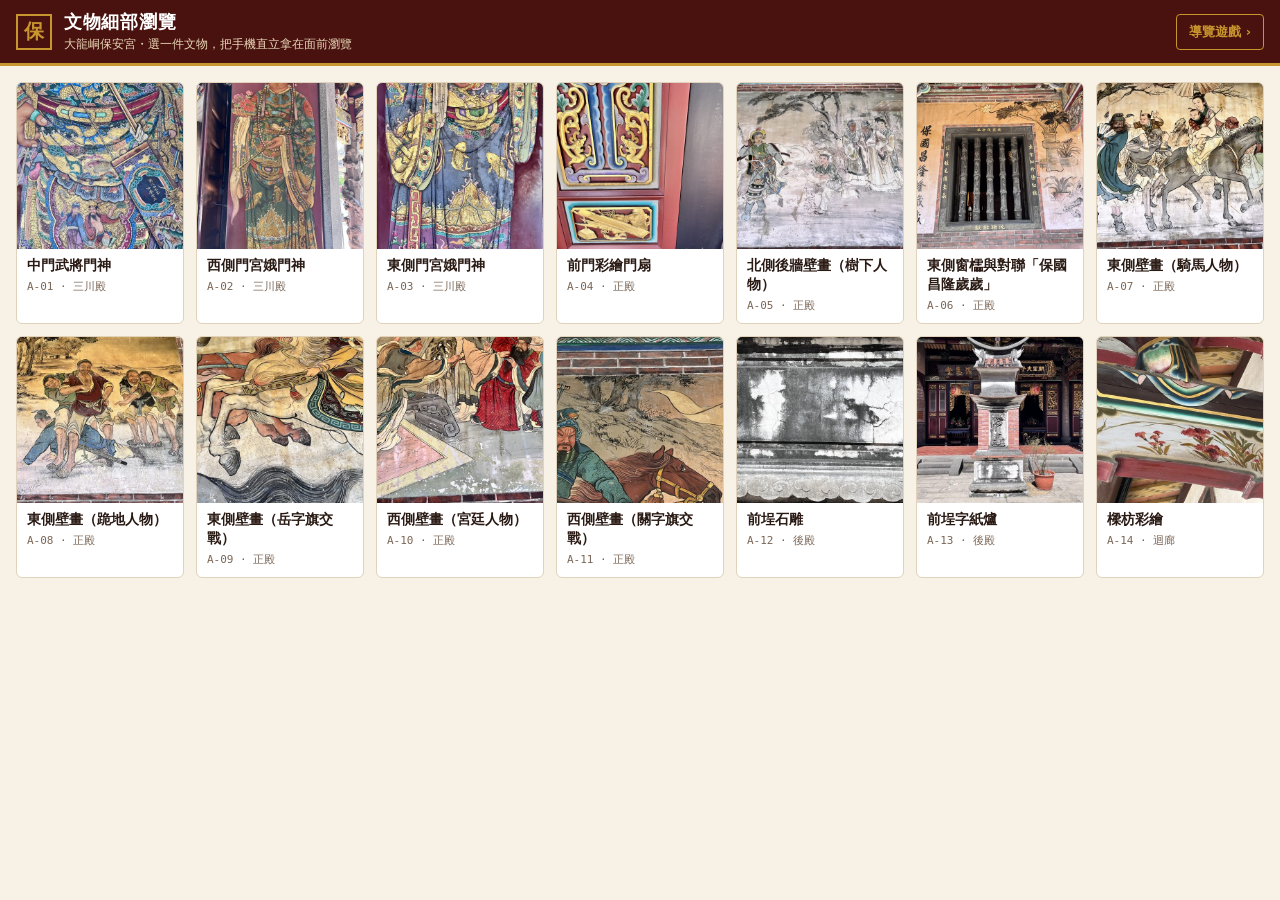
<file: index.html>
<!doctype html>
<html lang="zh-Hant">
<head>
  <meta charset="utf-8" />
  <meta name="viewport" content="width=device-width, initial-scale=1, maximum-scale=1, user-scalable=no, viewport-fit=cover" />
  <meta name="theme-color" content="#4a120e" />
  <title>保安宮文物細部瀏覽</title>
  <link rel="stylesheet" href="window.css" />
</head>
<body>
  <!-- 1. 選文物 -->
  <section id="gallery" class="screen on" aria-labelledby="gallery-title">
    <header class="bar">
      <span class="mark serif">保</span>
      <div><h1 id="gallery-title" class="serif">文物細部瀏覽</h1><small>大龍峒保安宮・選一件文物，把手機直立拿在面前瀏覽</small></div>
      <a class="to-game" href="game/">導覽遊戲 ›</a>
    </header>
    <div id="grid" class="grid" role="list"></div>
  </section>

  <!-- 2. 提示直立 -->
  <section id="prepare" class="screen" aria-labelledby="prepare-title">
    <header class="bar">
      <button class="back" data-back aria-label="返回文物清單">‹</button>
      <div><h1 id="prepare-title" class="serif"></h1><small id="prepare-sub"></small></div>
    </header>
    <div class="prepare-body">
      <img id="prepare-thumb" class="prepare-thumb" alt="" />
      <div class="hint">
        <div class="stage" aria-hidden="true"><div class="phone"><i></i></div></div>
        <h2 class="serif" id="hint-title">把手機直立拿在面前</h2>
        <p id="hint-text">像隔著手機看牆上的壁畫。左右轉動、上下仰俯手機，螢幕就是看圖的窗口。</p>
        <div class="level" aria-hidden="true"><span id="bubble"></span></div>
        <p class="tilt mono" id="tilt-read">—</p>
        <div class="load"><span id="load-bar"></span></div>
        <p class="load-text mono" id="load-text">載入原圖…</p>
      </div>
      <div class="actions">
        <button class="btn primary" id="start">開始偵測</button>
        <button class="btn" id="manual">不用感測器，直接拖曳瀏覽</button>
      </div>
    </div>
  </section>

  <!-- 3. 直立瀏覽 -->
  <section id="viewer" class="screen viewer" aria-label="文物細部檢視">
    <canvas id="canvas"></canvas>
    <div class="hud top">
      <button class="back light" data-back aria-label="返回文物清單">‹</button>
      <div class="hud-title"><b class="serif" id="view-title"></b><small class="mono" id="view-sub"></small></div>
      <canvas id="minimap" class="minimap" aria-label="全圖位置"></canvas>
    </div>
    <div class="hud bottom">
      <span class="state mono" id="state">—</span>
      <div class="seg masks" id="mask-group" role="radiogroup" aria-label="病害標註" hidden></div>
      <div class="seg" role="group" aria-label="縮放">
        <button data-zoom="0.5">½×</button><button data-zoom="1" class="on">1:1</button><button data-zoom="2">2×</button>
      </div>
      <button class="btn sm" id="recenter">回中心</button>
      <button class="btn sm" id="settings-btn" aria-expanded="false">設定</button>
    </div>
    <div class="settings" id="settings" hidden>
      <label>轉動靈敏度 <input id="gain" type="range" min="0.4" max="2.5" step="0.1" value="1" /><span class="mono" id="gain-read">1.0×</span></label>
      <label><input id="follow-rotate" type="checkbox" checked /> 手機歪斜時圖保持正立</label>
      <label><input id="invert" type="checkbox" /> 移動方向反轉</label>
    </div>
    <div class="lifted" id="lifted" hidden>
      <div class="stage small" aria-hidden="true"><div class="phone"><i></i></div></div>
      <b class="serif">把手機拿直以繼續</b><small>手機太平時暫停追蹤，仍可用手指拖曳</small>
    </div>
    <div class="toast" id="toast" role="status" hidden></div>
  </section>

  <script src="window.js"></script>
</body>
</html>
</file>
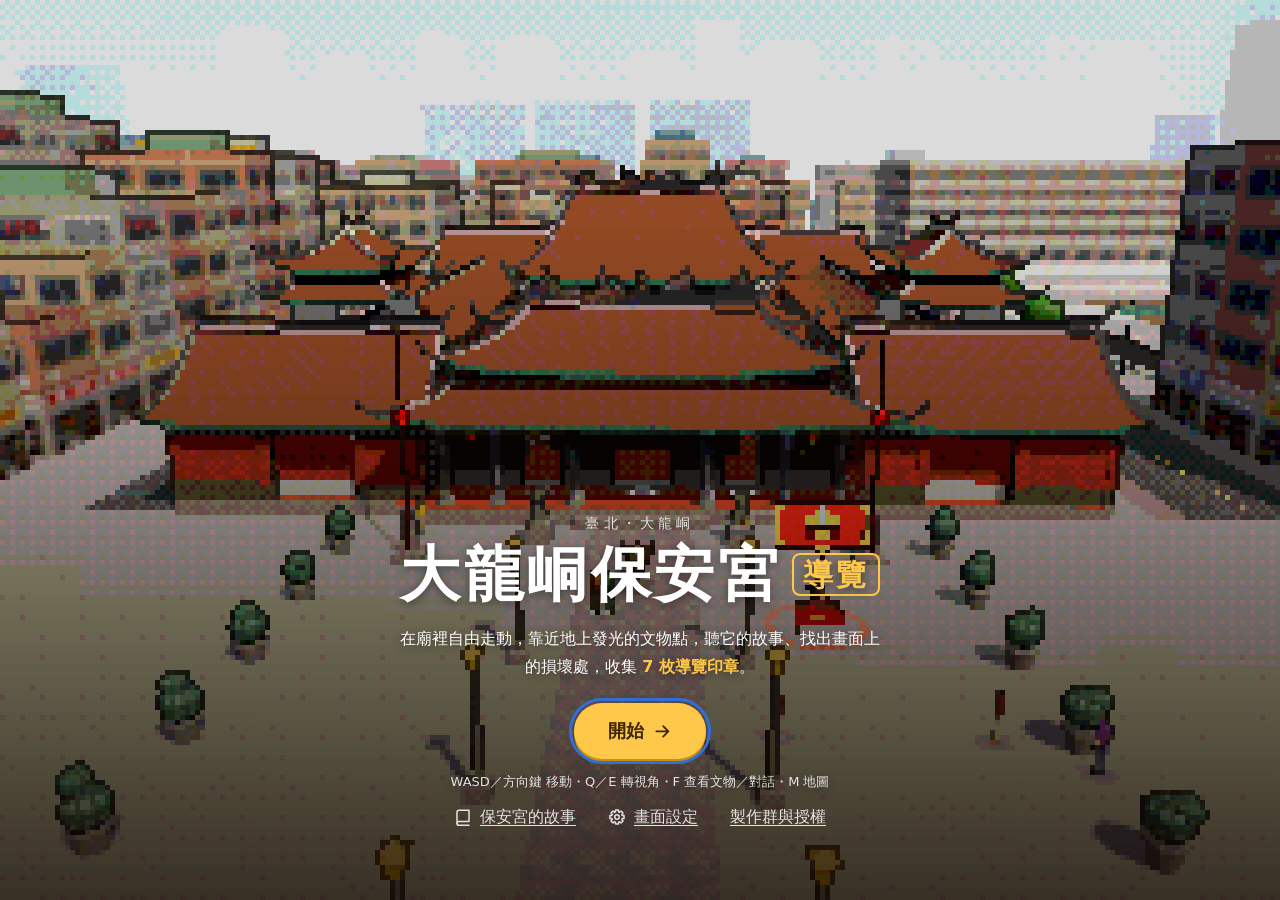
<file: game/index.html>
<!doctype html>
<html lang="zh-Hant">
  <head>
    <meta charset="UTF-8" />
    <meta name="viewport" content="width=device-width, initial-scale=1.0, viewport-fit=cover" />
    <meta name="theme-color" content="#4a120e" />
    <meta name="description" content="在大龍峒保安宮的 3D 廟埕自由走動，認識文物、找出畫面上的損壞處，收集導覽印章。" />
    <link rel="icon" href="data:," />
    <title>大龍峒保安宮導覽</title>
    <script type="module" crossorigin src="./assets/game-CSCug4kG.js"></script>
    <link rel="stylesheet" crossorigin href="./assets/game-JFZU3gXx.css">
  </head>
  <body data-state="loading">
    <canvas id="scene" aria-label="保安宮 3D 場景"></canvas>
    <div id="hud" class="hud" hidden></div>
    <div id="overlay" class="overlay"></div>
    <div id="screen" class="screens"></div>
    <div id="minigame" class="minigame-root" hidden></div>
    <!-- 載入畫面直接寫在 HTML：JS 還在下載時就看得到 -->
    <section id="loading" class="screen loading-screen" aria-live="polite">
      <div class="loading-inner">
        <p class="title-kicker">臺北・大龍峒</p>
        <h1 class="game-title">大龍峒保安宮<span>導覽</span></h1>
        <div class="loading-bar" role="progressbar" aria-label="載入進度" aria-valuemin="0" aria-valuemax="100" aria-valuenow="0"><i></i></div>
        <p class="loading-text">載入中…</p>
      </div>
    </section>
  </body>
</html>
</file>
<file: window.css>
:root {
  --lacquer: #4a120e;
  --vermilion: #a8261c;
  --gold: #c8962e;
  --paper: #f7f1e6;
  --paper-2: #efe4cf;
  --ink: #2a1a14;
  --muted: #7a6656;
  --line: #e0d2bb;
  --serif: "Noto Serif TC", "Songti TC", "PMingLiU", serif;
  --sans: "Noto Sans TC", "PingFang TC", "Microsoft JhengHei", system-ui, sans-serif;
  --mono: "IBM Plex Mono", ui-monospace, Menlo, Consolas, monospace;
}
* { box-sizing: border-box; }
html, body { margin: 0; height: 100%; background: var(--paper); color: var(--ink); font-family: var(--sans); -webkit-tap-highlight-color: transparent; }
body { overscroll-behavior: none; }
button { font: inherit; color: inherit; cursor: pointer; }
.serif { font-family: var(--serif); }
.mono { font-family: var(--mono); }

.screen { display: none; min-height: 100%; }
.screen.on { display: flex; flex-direction: column; }

.bar { position: sticky; top: 0; z-index: 2; display: flex; align-items: center; gap: 12px; padding: calc(10px + env(safe-area-inset-top)) 16px 10px; background: var(--lacquer); color: #fff; border-bottom: 3px solid var(--gold); }
.bar h1 { margin: 0; font-size: 18px; font-weight: 900; letter-spacing: .04em; }
.bar small { display: block; margin-top: 2px; font-size: 12px; color: #e9d6b8; }
.mark { display: grid; place-items: center; width: 36px; height: 36px; flex: none; border: 2px solid var(--gold); color: var(--gold); font-size: 20px; font-weight: 900; }
.to-game { margin-left: auto; flex: none; display: inline-flex; align-items: center; min-height: 36px; padding: 0 12px; border: 1px solid var(--gold); border-radius: 4px; color: var(--gold); font-size: 13px; font-weight: 700; text-decoration: none; white-space: nowrap; }
.to-game:active, .to-game:focus-visible { background: rgba(200,150,46,.15); outline: none; }
.back { width: 36px; height: 36px; flex: none; border: 1px solid rgba(255,255,255,.35); background: transparent; color: #fff; font-size: 24px; line-height: 1; border-radius: 4px; }

.grid { display: grid; grid-template-columns: repeat(auto-fill, minmax(150px, 1fr)); gap: 12px; padding: 16px; padding-bottom: calc(16px + env(safe-area-inset-bottom)); }
.card { display: flex; flex-direction: column; padding: 0; overflow: hidden; text-align: left; background: #fff; border: 1px solid var(--line); border-radius: 6px; }
.card:active, .card:focus-visible { border-color: var(--vermilion); outline: 2px solid var(--vermilion); outline-offset: 1px; }
.card img { width: 100%; aspect-ratio: 1; object-fit: cover; background: var(--paper-2); }
.card span { padding: 8px 10px 10px; }
.card b { display: block; font-family: var(--serif); font-size: 14px; line-height: 1.35; }
.card small { display: block; margin-top: 3px; color: var(--muted); font-family: var(--mono); font-size: 11px; }

.prepare-body { flex: 1; display: flex; flex-direction: column; align-items: center; gap: 14px; padding: 16px; padding-bottom: calc(16px + env(safe-area-inset-bottom)); }
.prepare-thumb { width: min(220px, 60vw); max-height: 30vh; object-fit: contain; border: 1px solid var(--line); background: #fff; }
.hint { width: 100%; max-width: 420px; text-align: center; }
.hint h2 { margin: 10px 0 6px; font-size: 18px; }
.hint p { margin: 0; font-size: 13px; line-height: 1.6; color: var(--muted); }
.hint.ready h2 { color: #2f7a3a; }

.stage { position: relative; width: 150px; height: 78px; margin: 0 auto; perspective: 300px; }
.stage::before { content: ""; position: absolute; left: 22px; right: 22px; top: 0; bottom: 10px; border: 3px solid var(--gold); background: linear-gradient(135deg, #e8d5b0, #c9a679); opacity: .6; }
.phone { position: absolute; left: 50%; bottom: 4px; z-index: 1; width: 30px; height: 54px; margin-left: -15px; border: 3px solid var(--lacquer); border-radius: 6px; background: #fff; transform-origin: 50% 100%; animation: stand 2.6s ease-in-out infinite; }
.phone i { position: absolute; inset: 5px 3px; background: linear-gradient(135deg, var(--gold), var(--vermilion)); opacity: .55; }
@keyframes stand { 0%, 20% { transform: rotateX(70deg); } 60%, 100% { transform: rotateX(0deg); } }
.stage.small { transform: scale(.8); }

.level { position: relative; width: 96px; height: 96px; margin: 14px auto 4px; border-radius: 50%; border: 2px solid var(--line); background: radial-gradient(circle, #fff 0 13px, transparent 14px), radial-gradient(circle, transparent 0 13px, var(--line) 14px 15px, transparent 16px), var(--paper-2); }
.level span { position: absolute; left: 50%; top: 50%; width: 22px; height: 22px; margin: -11px; border-radius: 50%; background: var(--vermilion); box-shadow: 0 0 0 3px rgba(168,38,28,.18); transition: background .2s; }
.hint.ready .level span { background: #2f7a3a; box-shadow: 0 0 0 3px rgba(47,122,58,.2); }
.tilt { font-size: 11px !important; }
.load { height: 4px; margin: 14px auto 4px; max-width: 260px; background: var(--line); border-radius: 2px; overflow: hidden; }
.load span { display: block; width: 0; height: 100%; background: var(--gold); transition: width .2s; }
.load-text { font-size: 11px !important; }

.actions { display: flex; flex-direction: column; gap: 8px; width: 100%; max-width: 320px; margin-top: auto; }
.btn { min-height: 44px; padding: 0 16px; border: 1px solid var(--line); background: #fff; border-radius: 4px; font-size: 15px; }
.btn.primary { background: var(--vermilion); border-color: var(--vermilion); color: #fff; font-weight: 700; }
.btn.sm { min-height: 36px; padding: 0 12px; font-size: 13px; }
.btn:disabled { opacity: .5; cursor: default; }

.viewer.on { position: fixed; inset: 0; display: block; background: #1b0f0b; touch-action: none; }
#canvas { position: absolute; inset: 0; width: 100%; height: 100%; touch-action: none; }
.hud { position: absolute; left: 0; right: 0; z-index: 2; display: flex; align-items: center; gap: 8px; padding: 8px 12px; pointer-events: none; }
.hud > * { pointer-events: auto; }
.hud.top { top: 0; padding-top: calc(8px + env(safe-area-inset-top)); background: linear-gradient(rgba(27,15,11,.78), rgba(27,15,11,0)); color: #fff; align-items: flex-start; }
.hud.bottom { bottom: 0; padding-bottom: calc(10px + env(safe-area-inset-bottom)); background: linear-gradient(rgba(27,15,11,0), rgba(27,15,11,.8)); color: #fff; flex-wrap: wrap; }
.back.light { background: rgba(0,0,0,.25); }
.hud-title { flex: 1; min-width: 0; }
.hud-title b { display: block; font-size: 15px; white-space: nowrap; overflow: hidden; text-overflow: ellipsis; }
.hud-title small { font-size: 11px; color: #e9d6b8; }
.minimap { width: 84px; height: 84px; flex: none; border: 1px solid rgba(255,255,255,.5); background: rgba(0,0,0,.3); border-radius: 4px; }
.state { flex: 1 0 100%; font-size: 11px; color: #f3e3c8; text-shadow: 0 1px 2px #000, 0 0 6px rgba(0,0,0,.8); }
.seg { display: inline-flex; border: 1px solid rgba(255,255,255,.4); border-radius: 4px; overflow: hidden; }
.seg button { min-width: 44px; min-height: 36px; border: 0; background: rgba(0,0,0,.25); color: #fff; font-size: 13px; }
.seg button.on { background: var(--vermilion); }
.seg.masks { flex: 1 0 100%; max-width: max-content; }
.seg.masks label { position: relative; display: inline-flex; align-items: center; gap: 5px; min-height: 36px; padding: 0 10px; background: rgba(0,0,0,.25); color: #fff; font-size: 13px; cursor: pointer; }
.seg.masks label + label { border-left: 1px solid rgba(255,255,255,.2); }
.seg.masks input { position: absolute; opacity: 0; pointer-events: none; }
.seg.masks label:has(input:checked) { background: var(--vermilion); }
.seg.masks label:has(input:focus-visible) { outline: 2px solid var(--gold); outline-offset: -2px; }
.seg.masks i { width: 9px; height: 9px; border-radius: 50%; background: var(--c); box-shadow: 0 0 0 1px rgba(255,255,255,.6); }
.seg.masks[hidden] { display: none; }
.hud .btn.sm { background: rgba(0,0,0,.25); border-color: rgba(255,255,255,.4); color: #fff; }

.settings { position: absolute; right: 12px; bottom: calc(96px + env(safe-area-inset-bottom)); z-index: 3; display: flex; flex-direction: column; gap: 12px; width: min(300px, calc(100% - 24px)); padding: 14px; background: var(--paper); border: 1px solid var(--line); border-radius: 6px; font-size: 13px; box-shadow: 0 8px 24px rgba(0,0,0,.3); }
.settings label { display: flex; align-items: center; gap: 8px; }
.settings input[type=range] { flex: 1; accent-color: var(--vermilion); }
.settings input[type=checkbox] { width: 18px; height: 18px; accent-color: var(--vermilion); }

.lifted { position: absolute; inset: 0; z-index: 4; display: flex; flex-direction: column; align-items: center; justify-content: center; gap: 6px; background: rgba(27,15,11,.55); color: #fff; text-align: center; pointer-events: none; }
.lifted b { font-size: 18px; }
.lifted small { font-size: 12px; color: #e9d6b8; }
.lifted .phone { border-color: #fff; }
.lifted[hidden], .settings[hidden], .toast[hidden] { display: none; }

.toast { position: absolute; left: 50%; top: calc(76px + env(safe-area-inset-top)); z-index: 5; transform: translateX(-50%); max-width: calc(100% - 32px); padding: 8px 14px; background: var(--paper); color: var(--ink); border-left: 3px solid var(--gold); border-radius: 4px; font-size: 13px; box-shadow: 0 4px 14px rgba(0,0,0,.3); }

@media (prefers-reduced-motion: reduce) { .phone { animation: none; transform: none; } }
</file>
<file: game/assets/game-JFZU3gXx.css>
:root{--ink: #2a1a12;--ink-soft: #6f5d4f;--paper: #fbf5ea;--paper-2: #f0e5d1;--accent: #8c2a1c;--gold: #ffc84a;--gold-ink: #3b2600;--gold-edge: #c98f12;--seal: #bf3328;--panel: rgba(28, 20, 16, .74);--line: rgba(42, 26, 18, .16);--focus: #2f6fd6;--safe-t: env(safe-area-inset-top, 0px);--safe-r: env(safe-area-inset-right, 0px);--safe-b: env(safe-area-inset-bottom, 0px);--safe-l: env(safe-area-inset-left, 0px);--sans: "PingFang TC", "Noto Sans TC", "Microsoft JhengHei", system-ui, sans-serif;--serif: "Noto Serif TC", "Songti TC", "STSong", "DFKai-SB", "BiauKai", "PMingLiU", serif}*,*:before,*:after{box-sizing:border-box}[hidden]{display:none!important}html,body{margin:0;height:100dvh;overflow:hidden;background:#dce8f2;color:var(--ink);font-family:var(--sans);-webkit-tap-highlight-color:transparent;-webkit-text-size-adjust:100%;overscroll-behavior:none}body{user-select:none;-webkit-user-select:none}#scene{position:fixed;top:0;right:0;bottom:0;left:0;display:block;width:100vw;height:100dvh;touch-action:none}button{font:inherit;color:inherit}:focus-visible{outline:3px solid var(--focus);outline-offset:2px}kbd{display:inline-grid;place-items:center;min-width:26px;height:26px;padding:0 6px;border-radius:7px;background:#fff;color:var(--ink);font:800 14px/1 var(--sans);box-shadow:0 2px #00000059}.icon{display:inline-flex;flex:none;width:1.15em;height:1.15em}.icon svg{width:100%;height:100%}.btn{display:inline-flex;align-items:center;justify-content:center;gap:8px;min-height:48px;padding:0 22px;border:0;border-radius:999px;font-size:16px;font-weight:700;cursor:pointer;white-space:nowrap;transition:transform .08s,box-shadow .08s,background .15s}.btn-primary{background:var(--gold);color:var(--gold-ink);box-shadow:0 3px 0 var(--gold-edge)}.btn-primary:hover{background:#ffd36b}.btn-primary:active{transform:translateY(2px);box-shadow:0 1px 0 var(--gold-edge)}.btn-ghost{background:transparent;color:var(--ink);box-shadow:inset 0 0 0 2px var(--line)}.btn-ghost:hover{background:#2a1a120f}.btn-text{min-height:44px;background:none;color:inherit;font-weight:500;text-decoration:underline;text-underline-offset:3px}.btn-large{min-height:56px;padding:0 34px;font-size:18px}.btn-small{min-height:44px;padding:0 14px;font-size:14px}.stars{display:inline-flex;gap:1px;letter-spacing:0}.star{color:#c9bba8}.star.on{color:#f0a818}.hud{position:fixed;top:0;right:0;bottom:0;left:0;z-index:20;pointer-events:none}.hud-left{position:absolute;top:calc(12px + var(--safe-t));left:calc(12px + var(--safe-l));display:flex;flex-direction:column;gap:8px;width:min(280px,calc(100vw - 180px - var(--safe-l) - var(--safe-r)))}.hud-panel{border-radius:14px;background:var(--panel);color:#fff;box-shadow:0 4px 14px #00000038;backdrop-filter:blur(6px);-webkit-backdrop-filter:blur(6px)}.hud-status{padding:8px 14px}.hud-row{display:flex;align-items:center;gap:8px;font-size:15px;line-height:1.7;white-space:nowrap}.hud-row .icon{color:#ffd98a}.hud-loc{font-weight:700;overflow:hidden;text-overflow:ellipsis}.hud-count{color:var(--gold);font-size:18px}.hud-tasks{pointer-events:auto;overflow:hidden}.hud-tasks-head{display:flex;align-items:center;gap:8px;width:100%;min-height:44px;padding:0 14px;border:0;background:none;font-size:15px;font-weight:700;text-align:left;cursor:pointer}.hud-tasks-sum{margin-left:auto;color:#ffd98a;font-size:13px;font-weight:500}.hud-tasks .chevron{transition:transform .2s}.hud-tasks.collapsed .chevron{transform:rotate(-90deg)}.hud-tasks.collapsed .hud-task-list{display:none}.hud-task-list{margin:0;padding:0 14px 12px;list-style:none}.hud-task-list li{display:flex;align-items:flex-start;gap:8px;padding:3px 0;font-size:14px;line-height:1.45}.task-box{display:inline-grid;flex:none;place-items:center;width:18px;height:18px;margin-top:1px;border:2px solid rgba(255,255,255,.75);border-radius:50%}.task-box .icon{width:12px;height:12px}.hud-task-list li.done{color:#fff9}.hud-task-list li.done .task-box{border-color:#5cc477;background:#5cc477;color:#fff}.hud-map{position:absolute;top:calc(12px + var(--safe-t));right:calc(12px + var(--safe-r));width:156px;height:156px;padding:0;overflow:hidden;border:3px solid rgba(255,250,240,.92);border-radius:18px;background:#e6dece;box-shadow:0 4px 14px #00000040;cursor:pointer;pointer-events:auto}.hud-map-canvas{display:block;width:100%;height:100%}.hud-map-key{position:absolute;left:6px;bottom:6px;display:inline-flex;align-items:center;gap:4px;padding:3px 8px 3px 3px;border-radius:9px;background:var(--panel);color:#fff;font-size:13px}.hud-map-key kbd{min-width:22px;height:22px;font-size:12px}.touch .hud-map-key{left:auto;right:6px;padding:0;width:30px;height:30px;justify-content:center;border-radius:50%}.hud-settings{position:absolute;top:calc(12px + var(--safe-t) + 156px + 10px);right:calc(12px + var(--safe-r));display:grid;place-items:center;width:44px;height:44px;padding:0;border:0;border-radius:50%;background:var(--panel);color:#fff;box-shadow:0 4px 12px #00000040;cursor:pointer;pointer-events:auto;touch-action:manipulation}.hud-settings .icon{width:22px;height:22px}.hud-settings.hud-story{top:calc(12px + var(--safe-t) + 156px + 10px + 44px + 8px)}.hud-hint{position:absolute;left:50%;bottom:calc(14px + var(--safe-b));margin:0;padding:8px 16px;border-radius:999px;background:var(--panel);color:#fff;font-size:13px;white-space:nowrap;transform:translate(-50%)}.hud-note{position:absolute;left:50%;bottom:calc(56px + var(--safe-b));max-width:calc(100vw - 32px);margin:0;padding:6px 12px;border-radius:10px;background:#8c2a1cd9;color:#fff;font-size:12px;text-align:center;transform:translate(-50%)}.prompt{position:absolute;top:0;left:0;display:inline-flex;align-items:center;gap:10px;min-height:44px;padding:6px 16px 6px 8px;border:0;border-radius:999px;background:#1c1410d6;color:#fff;font-size:15px;font-weight:700;white-space:nowrap;cursor:pointer;pointer-events:auto;box-shadow:0 4px 12px #0000004d;animation:pop-in .18s ease-out}.touch .prompt kbd{border-radius:50%}.btn-a{position:absolute;right:calc(28px + var(--safe-r));bottom:calc(40px + var(--safe-b));width:76px;height:76px;border:4px solid rgba(255,255,255,.92);border-radius:50%;background:var(--gold);color:var(--gold-ink);font-size:30px;font-weight:800;box-shadow:0 5px 0 var(--gold-edge),0 8px 18px #0000004d;cursor:pointer;pointer-events:auto;touch-action:manipulation;animation:pop-in .18s ease-out}.btn-a:active{transform:translateY(3px);box-shadow:0 2px 0 var(--gold-edge)}.joy-zone{position:absolute;left:0;bottom:0;width:55vw;height:50dvh;touch-action:none;pointer-events:auto}.joy-base{position:absolute;left:calc(84px + var(--safe-l));top:calc(100% - 100px - var(--safe-b));width:120px;height:120px;margin:-60px 0 0 -60px;border:2px solid rgba(255,255,255,.6);border-radius:50%;background:#1c14104d;opacity:.7;pointer-events:none}.joy-base.active{opacity:1}.joy-knob{position:absolute;top:50%;left:50%;width:56px;height:56px;margin:-28px 0 0 -28px;border-radius:50%;background:#ffffffeb;box-shadow:0 3px 10px #0000004d}.overlay{position:fixed;top:0;right:0;bottom:0;left:0;z-index:40;pointer-events:none}.overlay>*{pointer-events:auto}.info-backdrop{position:fixed;top:0;right:0;bottom:0;left:0;background:#140c0838;animation:fade-in .2s}.info-card{position:fixed;top:50%;right:calc(16px + var(--safe-r));width:min(380px,calc(100vw - 32px));max-height:calc(100dvh - 32px - var(--safe-t) - var(--safe-b));overflow:auto;border-radius:20px;background:var(--paper);color:var(--ink);box-shadow:0 14px 40px #00000059;transform:translateY(-50%);animation:card-in .22s ease-out;user-select:text;-webkit-user-select:text;overscroll-behavior:contain}.info-card.leaving,.info-backdrop.leaving{opacity:0;transition:opacity .18s}.info-thumb{margin:0}.info-thumb img{display:block;width:100%;aspect-ratio:4 / 3;object-fit:cover;background:var(--paper-2)}.info-close{position:absolute;top:10px;right:10px;z-index:1;display:grid;place-items:center;width:44px;height:44px;padding:0;border:0;border-radius:50%;background:#ffffffe0;color:var(--ink);cursor:pointer}.info-body{padding:18px 20px 20px}.info-kicker{margin:0 48px 4px 0;color:var(--accent);font-size:13px;font-weight:700;letter-spacing:.04em}.info-body h2{margin:0 48px 12px 0;font-family:var(--serif);font-size:24px;line-height:1.3}.info-meta{display:grid;gap:6px;margin:0 0 14px;padding:12px 14px;border-radius:12px;background:var(--paper-2)}.info-meta div{display:flex;gap:12px}.info-meta dt{flex:none;width:4.5em;color:var(--ink-soft);font-size:14px}.info-meta dd{display:flex;flex-wrap:wrap;gap:4px 10px;margin:0;font-size:15px}.cls-chip{display:inline-flex;align-items:center;gap:5px}.cls-chip i{width:10px;height:10px;border-radius:50%;box-shadow:0 0 0 1px #0003}.info-text{margin:0 0 14px;font-size:15px;line-height:1.75}.info-story-title{margin:0 0 6px;color:var(--accent);font-family:var(--serif);font-size:17px;line-height:1.4}.info-draft{margin:-6px 0 4px;color:var(--ink-soft);font-size:12px}.info-sources{margin:0 0 14px}.info-best{margin:0 0 14px;padding:8px 12px;border-radius:10px;background:#fff4d4;font-size:14px}.info-note{margin:0 0 14px;color:var(--ink-soft);font-size:14px}.info-actions{position:sticky;bottom:0;z-index:1;display:flex;flex-wrap:wrap;gap:10px;margin:0 -20px -20px;padding:14px 20px 20px;background:linear-gradient(to bottom,rgba(251,245,234,0),var(--paper) 14px)}.info-actions .btn{flex:1 1 auto}.map-backdrop{position:fixed;top:0;right:0;bottom:0;left:0;display:grid;place-items:center;padding:calc(12px + var(--safe-t)) calc(12px + var(--safe-r)) calc(12px + var(--safe-b)) calc(12px + var(--safe-l));background:#140c088c;animation:fade-in .2s}.map-panel{display:flex;flex-direction:column;gap:10px;width:min(560px,100%);height:min(820px,100%);padding:14px;border-radius:20px;background:var(--paper);box-shadow:0 14px 40px #00000059;animation:pop-in .2s ease-out}.map-panel header{display:flex;align-items:center;justify-content:space-between;gap:12px}.map-panel h2{display:flex;align-items:center;gap:8px;margin:0;font-size:18px}.map-frame{position:relative;flex:1;min-height:0}.map-tip{position:absolute;top:0;left:0;max-width:min(260px,calc(100% - 8px));padding:8px 12px 10px;border-radius:10px;background:var(--panel);color:#fff;font-size:13px;line-height:1.45;box-shadow:0 6px 18px #0000004d;pointer-events:none}.map-tip[hidden]{display:none}.dot.npc{border-radius:2px;background:var(--seal)}.map-tip.is-pinned{pointer-events:auto}.map-tip p{margin:0}.map-tip-id{color:var(--gold);font-weight:700}.map-tip-title{font-size:15px;font-weight:700}.map-tip-status,.map-tip-hint{color:#ffffffc7}.map-tip .btn{margin-top:8px}.map-canvas{display:block;width:100%;height:100%;border-radius:12px}.map-legend{display:flex;flex-wrap:wrap;gap:6px 16px;margin:0;padding:0 4px;list-style:none;font-size:13px}.map-legend li{display:inline-flex;align-items:center;gap:6px}.dot{width:12px;height:12px;border:1.5px solid rgba(40,20,10,.8);border-radius:50%}.dot.gold{background:#f2b632}.dot.green{background:#3e9b5a}.dot.white{width:9px;height:9px;background:#fff}.dot.you{border:0;border-radius:0;background:#2f6fd6;clip-path:polygon(50% 0,100% 100%,50% 75%,0 100%)}.screens{position:fixed;top:0;right:0;bottom:0;left:0;z-index:60;pointer-events:none}.screens>*{pointer-events:auto}.screen{position:fixed;top:0;right:0;bottom:0;left:0;display:grid;place-items:center;padding:calc(16px + var(--safe-t)) calc(16px + var(--safe-r)) calc(16px + var(--safe-b)) calc(16px + var(--safe-l));transition:opacity .3s}.screen.leaving{opacity:0;pointer-events:none}.game-title{margin:0;font-family:var(--serif);font-size:clamp(24px,8.5vw,60px);white-space:nowrap;font-weight:800;letter-spacing:.06em;line-height:1.2}.game-title span{display:inline-block;margin-left:.35em;padding:.05em .3em;border:2px solid currentColor;border-radius:8px;color:var(--gold);font-size:.5em;letter-spacing:.1em;vertical-align:.35em}.title-kicker{margin:0 0 6px;font-size:14px;letter-spacing:.3em;opacity:.85}.loading-screen{z-index:70;background:radial-gradient(ellipse at 50% 35%,#6a2217,#2a0e0a 75%);color:#fbf1de;text-align:center}.loading-inner{width:min(380px,100%)}.loading-bar{height:10px;margin:26px 0 10px;overflow:hidden;border-radius:999px;background:#ffffff26}.loading-bar i{display:block;width:0;height:100%;border-radius:inherit;background:linear-gradient(90deg,#ffc84a,#ffe39a);transition:width .25s}.loading-text{margin:0;font-size:14px;opacity:.8}.loading-screen.failed .loading-bar i{background:#e05a4a}.title-screen{align-items:end;background:linear-gradient(180deg,#140a0600 25%,#140a06c7);color:#fff;text-align:center}.title-inner{width:min(560px,100%);padding-bottom:5dvh;text-shadow:0 2px 10px rgba(0,0,0,.45);animation:rise-in .5s ease-out}.title-lead{margin:14px auto 22px;max-width:30em;font-size:16px;line-height:1.75}.title-lead b{color:var(--gold)}.title-screen .btn{text-shadow:none}.title-resume{margin:12px 0 0;color:#ffd98a;font-size:14px}.title-controls{margin:14px 0 0;font-size:13px;opacity:.85}.finale-screen{overflow:auto;background:#140a068c}.finale-card{width:min(660px,100%);max-height:100%;overflow:auto;padding:26px 24px 20px;border-radius:24px;background:var(--paper);color:var(--ink);text-align:center;box-shadow:0 18px 50px #0006;animation:pop-in .3s ease-out}.finale-kicker{margin:0;color:var(--accent);font-size:14px;font-weight:700;letter-spacing:.2em}.finale-card h1{margin:4px 0 16px;font-family:var(--serif);font-size:clamp(26px,6vw,36px)}.finale-stats{display:grid;grid-template-columns:1.4fr 1fr 1fr;gap:10px;margin-bottom:18px}.finale-stats div{display:flex;flex-direction:column;justify-content:center;padding:10px 6px;border-radius:14px;background:var(--paper-2)}.finale-stats span{color:var(--ink-soft);font-size:13px}.finale-stats b{font-size:22px}.finale-stats .finale-rate b{color:var(--accent);font-size:40px;line-height:1.1}.finale-sub{display:flex;align-items:center;justify-content:center;gap:6px;margin:0 0 12px;font-size:17px}.finale-note{margin:16px 0 12px;color:var(--ink-soft);font-size:13px}.finale-actions{display:flex;flex-direction:column;align-items:center;gap:4px}.stamp-book{display:grid;grid-template-columns:repeat(auto-fit,minmax(104px,1fr));gap:14px 8px}.stamp{display:flex;flex-direction:column;align-items:center;gap:8px}.stamp-seal{display:flex;flex-direction:column;align-items:center;justify-content:center;width:86px;height:86px;border:3px solid var(--seal);border-radius:50%;background:radial-gradient(circle,#bf33281a,#bf332805 70%);box-shadow:inset 0 0 0 3px var(--paper),inset 0 0 0 5px var(--seal);color:var(--seal);font-family:var(--serif);text-align:center;transform:rotate(-8deg)}.stamp-building{font-size:11px;letter-spacing:.2em}.stamp-name{max-width:62px;font-size:14px;font-weight:800;line-height:1.15}.stamp:not(.on) .stamp-seal{border:2px dashed #b9ab98;background:none;box-shadow:none;color:#b9ab98;transform:none}.stamp-caption{display:flex;flex-direction:column;gap:2px;font-size:13px;line-height:1.35}.stamp-caption .muted{color:var(--ink-soft)}.stamp-seal.big{width:150px;height:150px;margin:0 auto;border-width:4px;box-shadow:inset 0 0 0 4px var(--paper),inset 0 0 0 7px var(--seal);animation:stamp-in .5s cubic-bezier(.2,.8,.3,1.2) both}.stamp-seal.big .stamp-building{font-size:15px}.stamp-seal.big .stamp-name{max-width:108px;font-size:22px}.stamp-toast{position:fixed;top:0;right:0;bottom:0;left:0;z-index:90;display:grid;place-items:center;background:#140a0673;animation:fade-in .2s;cursor:pointer}.stamp-toast.leaving{opacity:0;transition:opacity .2s}.stamp-toast-card{padding:28px 40px 22px;border-radius:24px;background:var(--paper);color:var(--ink);text-align:center;box-shadow:0 18px 50px #0006}.stamp-toast-title{margin:18px 0 2px;font-family:var(--serif);font-size:22px;font-weight:800}.stamp-toast-count{margin:0;color:var(--ink-soft);font-size:14px}.minigame-root{position:fixed;top:0;right:0;bottom:0;left:0;z-index:80;overflow:hidden;background:#1f1410;color:#fff}.placeholder-screen{position:absolute;top:0;right:0;bottom:0;left:0;display:grid;place-items:center;padding:calc(20px + var(--safe-t)) calc(20px + var(--safe-r)) calc(20px + var(--safe-b)) calc(20px + var(--safe-l));background:radial-gradient(ellipse at 50% 30%,#4a2418,#1a0f0b 75%);overflow:auto}.placeholder-card{width:min(420px,100%);padding:28px 24px 22px;border-radius:22px;background:var(--paper);color:var(--ink);text-align:center;animation:pop-in .25s ease-out}.placeholder-icon{display:inline-grid;place-items:center;width:64px;height:64px;border-radius:50%;background:var(--gold);color:var(--gold-ink);font-size:30px}.placeholder-card h1{margin:14px 0 4px;font-family:var(--serif);font-size:26px}.placeholder-name{margin:0 0 12px;color:var(--accent);font-weight:700}.placeholder-card p{line-height:1.7}.placeholder-reason{color:var(--ink-soft);font-size:12px;word-break:break-all}.placeholder-actions{display:flex;flex-direction:column;gap:10px;margin-top:18px}.minigame-loading{color:#fbf1de;font-size:16px}.debug-panel{position:fixed;bottom:calc(8px + var(--safe-b));left:calc(8px + var(--safe-l));z-index:100;display:flex;flex-direction:column-reverse;align-items:flex-start;gap:6px;padding:4px;border-radius:10px;background:#0000008c;color:#fff;font-size:12px;-webkit-user-select:none;user-select:none}.debug-panel button,.debug-panel select{min-height:32px;padding:0 10px;border:0;border-radius:8px;background:#ffffff26;color:#fff;font-size:12px;cursor:pointer}.debug-panel select{max-width:220px}.debug-panel option{color:#000}.debug-panel button.on{background:var(--accent)}.debug-row{display:flex;gap:4px;justify-content:center}.debug-body code{white-space:pre}.debug-body{display:flex;flex-direction:column;gap:4px;padding:0 4px 4px}@media (max-width: 600px){.hud-left{width:min(240px,calc(100vw - 144px - var(--safe-l) - var(--safe-r)))}.hud-row{font-size:14px}.hud-map{width:112px;height:112px;border-radius:16px}.hud-settings{top:calc(12px + var(--safe-t) + 112px + 10px)}.hud-settings.hud-story{top:calc(12px + var(--safe-t) + 112px + 10px + 44px + 8px)}.info-card{top:auto;right:0;bottom:0;left:0;width:auto;max-height:min(78dvh,calc(100dvh - 24px - var(--safe-t)));padding-bottom:var(--safe-b);border-radius:22px 22px 0 0;transform:none;animation:sheet-in .25s ease-out}.info-thumb img{aspect-ratio:16 / 9}.finale-stats{grid-template-columns:1fr 1fr}.finale-stats .finale-rate{grid-column:1 / -1}.stamp-book{grid-template-columns:repeat(3,1fr)}}@media (max-height: 480px){.hud-map{width:104px;height:104px}.hud-settings{top:calc(12px + var(--safe-t));right:calc(12px + var(--safe-r) + 104px + 10px)}.hud-settings.hud-story{top:calc(12px + var(--safe-t));right:calc(12px + var(--safe-r) + 104px + 10px + 44px + 8px)}.info-card{top:calc(8px + var(--safe-t));right:calc(8px + var(--safe-r));bottom:calc(8px + var(--safe-b));left:auto;width:min(400px,60vw);max-height:none;border-radius:18px;transform:none;animation:card-in .22s ease-out}.info-thumb{display:none}.title-inner{padding-bottom:0}.title-lead{margin:6px auto 12px;font-size:14px}.game-title{font-size:min(34px,8.5vw)}.stamp-seal{width:72px;height:72px}}@keyframes fade-in{0%{opacity:0}}@keyframes pop-in{0%{opacity:0;scale:.92}}@keyframes card-in{0%{opacity:0;translate:24px 0}}@keyframes sheet-in{0%{translate:0 40%}}@keyframes rise-in{0%{opacity:0;translate:0 16px}}@keyframes stamp-in{0%{opacity:0;transform:scale(2.4) rotate(-24deg)}60%{opacity:1;transform:scale(.92) rotate(-8deg)}to{transform:scale(1) rotate(-8deg)}}@media (prefers-reduced-motion: reduce){*,*:before,*:after{animation-duration:.01ms!important;transition-duration:.01ms!important}}.title-credits{margin-top:4px;color:inherit;opacity:.85}.credits-screen{z-index:60}.credits-card{width:min(560px,100%);max-width:560px;max-height:calc(100dvh - 32px - var(--safe-t) - var(--safe-b));overflow-y:auto;text-align:left}.credits-card h2{margin:18px 0 6px;font-size:16px}.credits-card ul{margin:0;padding-left:1.2em;font-size:14px;line-height:1.7}.credits-card a{color:var(--accent)}.title-links{display:flex;flex-wrap:wrap;justify-content:center;gap:0 8px;margin-top:4px}.title-settings .icon{width:18px;height:18px}.title-settings,.title-credits{margin-top:0;padding:0 12px;opacity:.85}.settings-screen{z-index:60;background:#140c0880;animation:fade-in .2s}.settings-card{width:min(440px,100%);text-align:left}.settings-card h1{margin:0 0 14px;text-align:center}.settings-label{margin:0 0 8px;color:var(--ink-soft);font-size:14px;font-weight:700}.style-options{display:grid;gap:10px}.style-option{display:grid;grid-template-columns:64px 1fr 24px;align-items:center;gap:12px;min-height:72px;padding:10px 12px;border:0;border-radius:14px;background:#fff;box-shadow:inset 0 0 0 2px var(--line);text-align:left;cursor:pointer}.style-option[aria-pressed=true]{background:#fff7e2;box-shadow:inset 0 0 0 3px var(--gold-edge)}.style-option:disabled{cursor:progress;opacity:.7}.style-text b{display:block;font-size:16px}.style-text small{display:block;margin-top:2px;color:var(--ink-soft);font-size:13px;line-height:1.5}.style-check{display:grid;place-items:center;width:24px;height:24px;border-radius:50%;background:var(--gold-edge);color:#fff;visibility:hidden}.style-check .icon{width:16px;height:16px}.style-option[aria-pressed=true] .style-check{visibility:visible}.style-swatch{width:64px;height:52px;border-radius:10px;background:linear-gradient(180deg,#4f86c9,#9fbde0 30%,#8c5446 34%,#a8604c 52%,#2b1712 56%,#3b2620 74%,#b8b0a0 78%,#cfc8b8)}.style-swatch.filter{background:repeating-linear-gradient(90deg,rgba(26,22,24,.22) 0 1px,transparent 1px 6px),repeating-linear-gradient(180deg,rgba(26,22,24,.22) 0 1px,transparent 1px 6px),linear-gradient(180deg,#4f86c9 0,#4f86c9 30%,#8c5446 30%,#8c5446 52%,#2b1712 52%,#2b1712 74%,#b8b0a0 74%);image-rendering:pixelated}.style-swatch.pixel{background:repeating-linear-gradient(90deg,rgba(26,22,24,.18) 0 1px,transparent 1px 8px),repeating-linear-gradient(180deg,rgba(26,22,24,.18) 0 1px,transparent 1px 8px),linear-gradient(180deg,#3e6db2 0,#3e6db2 16%,#6e98cf 16%,#6e98cf 32%,#1a1618 32%,#1a1618 36%,#c96a3f 36%,#c96a3f 48%,#9e4c33 48%,#9e4c33 56%,#4d2a1d 56%,#4d2a1d 76%,#aea89c 76%);image-rendering:pixelated}.settings-status{min-height:1.7em;margin:12px 0 0;color:var(--accent);font-size:14px;font-weight:700;text-align:center}.settings-note{margin:4px 0 0;color:var(--ink-soft);font-size:12px;text-align:center}.title-story .icon{width:18px;height:18px}.title-story{margin-top:0;padding:0 12px;opacity:.85}.story-screen{position:fixed;top:0;right:0;bottom:0;left:0;z-index:65;display:grid;place-items:center;padding:calc(20px + var(--safe-t)) calc(20px + var(--safe-r)) calc(20px + var(--safe-b)) calc(20px + var(--safe-l));background:#140c089e;animation:fade-in .2s}.story-screen.leaving{opacity:0;transition:opacity .18s}.story-card{display:flex;flex-direction:column;width:min(680px,100%);max-height:calc(100dvh - 40px - var(--safe-t) - var(--safe-b));overflow:hidden;border-radius:22px;background:var(--paper);color:var(--ink);box-shadow:0 14px 40px #00000059;animation:pop-in .25s ease-out;user-select:text;-webkit-user-select:text}.story-head{display:flex;flex:none;align-items:flex-start;justify-content:space-between;gap:12px;padding:20px 20px 14px 24px;border-bottom:1px solid var(--line)}.story-kicker{margin:0 0 2px;color:var(--accent);font-size:13px;font-weight:700;letter-spacing:.2em}.story-head h1{margin:0;font-family:var(--serif);font-size:28px;line-height:1.3}.story-draft{display:inline-block;margin:8px 0 0;padding:2px 10px;border-radius:999px;background:var(--paper-2);color:var(--ink-soft);font-size:12px}.story-close{position:static;flex:none;background:var(--paper-2)}.story-body{flex:1 1 auto;min-height:0;padding:4px 24px;overflow-y:auto;overscroll-behavior:contain;-webkit-overflow-scrolling:touch}.story-body:focus{outline:none}.story-lead{margin:16px 0 2px;color:var(--ink-soft);font-size:16px;line-height:1.8}.story-section{padding:18px 0;border-bottom:1px dashed var(--line)}.story-section:last-child{border-bottom:0}.story-era{display:inline-block;margin:0 0 6px;padding:2px 10px;border-radius:999px;background:var(--accent);color:#fff;font-size:12px;font-weight:700;letter-spacing:.04em}.story-section h2{margin:0 0 8px;font-family:var(--serif);font-size:20px;line-height:1.4}.story-text{margin:0 0 8px;font-size:16px;line-height:1.9}.story-sources{color:var(--ink-soft);font-size:13px}.story-sources summary{display:inline-flex;align-items:center;gap:4px;min-height:32px;color:var(--accent);font-weight:700;cursor:pointer;list-style:none}.story-sources summary::-webkit-details-marker{display:none}.story-sources summary:before{content:"";width:0;height:0;border-top:5px solid transparent;border-bottom:5px solid transparent;border-left:7px solid currentColor;transition:transform .15s}.story-sources[open] summary:before{transform:rotate(90deg)}.story-sources ol{margin:2px 0 4px;padding-left:1.5em;line-height:1.6}.story-sources li+li{margin-top:4px}.story-sources a{color:var(--accent);overflow-wrap:anywhere}.story-foot{display:flex;flex:none;justify-content:flex-end;padding:12px 24px 16px;border-top:1px solid var(--line)}.story-foot .btn{min-width:140px}@media (max-width: 600px){.story-screen{padding:0}.story-card{width:100%;height:100%;max-height:none;border-radius:0}.story-head{padding:calc(14px + var(--safe-t)) calc(12px + var(--safe-r)) 12px calc(18px + var(--safe-l))}.story-head h1{font-size:24px}.story-body{padding:0 calc(18px + var(--safe-r)) 0 calc(18px + var(--safe-l))}.story-foot{padding:10px calc(16px + var(--safe-r)) calc(10px + var(--safe-b)) calc(16px + var(--safe-l))}.story-foot .btn{width:100%}}@media (max-height: 480px){.story-screen{padding:calc(8px + var(--safe-t)) calc(8px + var(--safe-r)) calc(8px + var(--safe-b)) calc(8px + var(--safe-l))}.story-card{height:auto;max-height:calc(100dvh - 16px - var(--safe-t) - var(--safe-b));border-radius:18px}.story-head{padding:10px 12px 8px 18px}.story-head h1{font-size:20px}.story-draft{margin-top:4px}.story-foot{padding:8px 16px}}.ft-backdrop{position:fixed;top:0;right:0;bottom:0;left:0;z-index:30;display:flex;flex-direction:column;align-items:center;justify-content:flex-end;gap:12px;padding:calc(16px + var(--safe-t)) calc(16px + var(--safe-r)) calc(16px + var(--safe-b)) calc(16px + var(--safe-l));background:linear-gradient(to top,#140c0899,#140c0800 70%);animation:pop-in .2s ease-out}.ft-stage{flex:1;min-height:0;width:100%;display:flex;flex-direction:column;align-items:center;justify-content:center;gap:8px}.ft-dialog{position:relative;width:min(720px,100%);padding:22px 20px 16px;border:3px solid #5a3420;border-radius:14px;background:var(--paper);color:var(--ink);box-shadow:0 10px 30px #0006;cursor:default}.ft-name{position:absolute;top:-15px;left:16px;margin:0;padding:3px 14px;border-radius:8px;background:var(--accent);color:#fff;font-size:14px;font-weight:800;letter-spacing:.08em}.ft-text{min-height:3.2em;margin:0 0 12px;font-size:17px;line-height:1.65}.ft-choices{display:flex;flex-wrap:wrap;gap:8px;justify-content:flex-end}.ft-choices:empty{display:none}.ft-pick{position:relative;flex:none;width:220px;height:250px}.ft-pick.is-shaking{animation:ft-shake .16s ease-in-out infinite alternate;transform-origin:50% 90%}.ft-pick-body{position:absolute;left:50%;bottom:0;z-index:100;display:grid;place-items:center;width:124px;height:128px;margin-left:-62px;border:3px solid #3a1a10;border-radius:10px 10px 16px 16px;background:linear-gradient(90deg,#7a2416,#a8452e 45%,#7a2416);box-shadow:inset 0 8px #c25a3e,0 8px 18px #0006;pointer-events:none}.ft-pick-body span{padding:6px 10px;border-radius:4px;background:#e8b84a;color:#8c2a1c;font-size:22px;font-weight:900}.ft-stick{position:absolute;left:50%;bottom:70px;width:11px;height:160px;margin-left:-5.5px;padding:0;border:1px solid #8a6a32;border-radius:3px;background:linear-gradient(#c0392b 0,#c0392b 16px,#f0d394 16px);transform-origin:50% 100%;transform:translate(var(--x)) translateY(calc(var(--rise) * -1)) rotate(var(--a));transition:transform .2s ease-out,opacity .3s,filter .2s;cursor:pointer}.ft-stick:disabled{cursor:default}.ft-stick:not(:disabled):hover,.ft-stick:not(:disabled):focus-visible{transform:translate(var(--x)) translateY(calc(var(--rise) * -1 - 14px)) rotate(var(--a));filter:brightness(1.15)}.ft-stick:focus-visible{outline:3px solid var(--gold);outline-offset:2px}.ft-stick.is-chosen{z-index:101!important;transform:translate(0) translateY(-150px) rotate(0);filter:drop-shadow(0 0 8px #ffd23f);transition-duration:.6s}.ft-stick.is-dim{opacity:.35}@keyframes ft-shake{0%{transform:rotate(-9deg) translateY(2px)}to{transform:rotate(9deg) translateY(-2px)}}.ft-jiao-pair{--drag: 0px;flex:none;width:min(360px,100%);height:260px;border-radius:16px;transform:translateY(var(--drag));transition:transform .25s cubic-bezier(.2,1.6,.4,1);touch-action:none;user-select:none;-webkit-user-select:none}.ft-jiao-pair.is-ready{cursor:grab;background:#fffaf01f;animation:ft-ready 1.4s ease-in-out infinite}.ft-jiao-pair.is-holding{cursor:grabbing;animation:none;transition:none}.ft-jiao-pair:focus-visible{outline:3px solid var(--gold);outline-offset:4px}@keyframes ft-ready{0%,to{box-shadow:0 0 0 2px #ffd23fb3}50%{box-shadow:0 0 0 7px #ffd23f40}}.ft-jiao-canvas{display:block;width:100%;height:100%;pointer-events:none}.ft-jiao-hint{margin:0;color:#fff;font-size:15px;font-weight:700;text-shadow:0 1px 3px rgba(0,0,0,.85)}.ft-jiao-hint[hidden]{display:none}.ft-more{position:absolute;right:18px;bottom:10px;color:var(--accent);font-size:14px;animation:ft-more .9s ease-in-out infinite}.ft-more[hidden]{display:none}@keyframes ft-more{0%,to{transform:translateY(0)}50%{transform:translateY(4px)}}.ft-jiao-label{margin:4px 0 0;padding:4px 16px;border-radius:999px;background:var(--panel);color:var(--gold);font-size:18px;font-weight:900;opacity:0;transition:opacity .25s}.ft-jiao-label.is-shown{opacity:1}.ft-poem{display:flex;flex-direction:column;align-items:center;gap:6px;max-height:100%;padding:14px 18px 10px;border:3px double #5a1a10;border-radius:6px;background:#e9573f;color:#24100a;box-shadow:0 8px 24px #00000073;animation:pop-in .3s ease-out}.ft-poem header{display:flex;align-items:baseline;gap:10px;font-family:var(--serif);font-size:20px}.ft-grade{padding:0 8px;border-radius:4px;background:#fff3d6;font-size:15px;font-weight:900}.ft-grade--high{color:#8c2a1c}.ft-grade--low{color:#4c443e}.ft-poem-title{margin:0;font-family:var(--serif);font-size:16px;font-weight:700}.ft-poem-body{display:flex;flex-direction:row-reverse;gap:14px;padding:8px 4px;border-top:1px solid rgba(36,16,10,.4);border-bottom:1px solid rgba(36,16,10,.4)}.ft-poem-body p{margin:0;writing-mode:vertical-rl;font-family:var(--serif);font-size:22px;font-weight:700;letter-spacing:.12em}.ft-poem footer{max-width:16em;font-size:11px;line-height:1.4;text-align:center;opacity:.8}@media (max-height: 560px){.ft-pick,.ft-jiao-pair{height:190px}.ft-pick-body{height:96px}.ft-stick{height:120px;bottom:52px}.ft-stick.is-chosen{transform:translate(0) translateY(-90px) rotate(0)}.ft-poem-body p{font-size:17px}.ft-text{font-size:15px;min-height:2.6em}}@media (max-height: 460px) and (orientation: landscape){.ft-backdrop{flex-direction:row;align-items:flex-end;padding-top:calc(8px + var(--safe-t));padding-bottom:calc(8px + var(--safe-b));background:linear-gradient(to left,#140c0899,#140c081a)}.ft-stage{height:100%;min-width:0}.ft-dialog{flex:none;width:min(46%,420px);padding:20px 16px 12px}.ft-text{font-size:15px;line-height:1.55}.ft-pick{height:200px}.ft-pick-body{height:92px;width:108px;margin-left:-54px}.ft-stick{height:120px;bottom:50px}.ft-stick.is-chosen{transform:translate(0) translateY(-80px) rotate(0)}.ft-jiao-pair{height:min(200px,60dvh)}.ft-poem{padding:8px 12px 6px;gap:4px}.ft-poem header{font-size:16px}.ft-poem-body p{font-size:15px}.ft-poem footer{font-size:9px}}@media (prefers-reduced-motion: reduce){.ft-pick.is-shaking,.ft-jiao-pair.is-ready,.ft-more{animation:none}}
</file>
